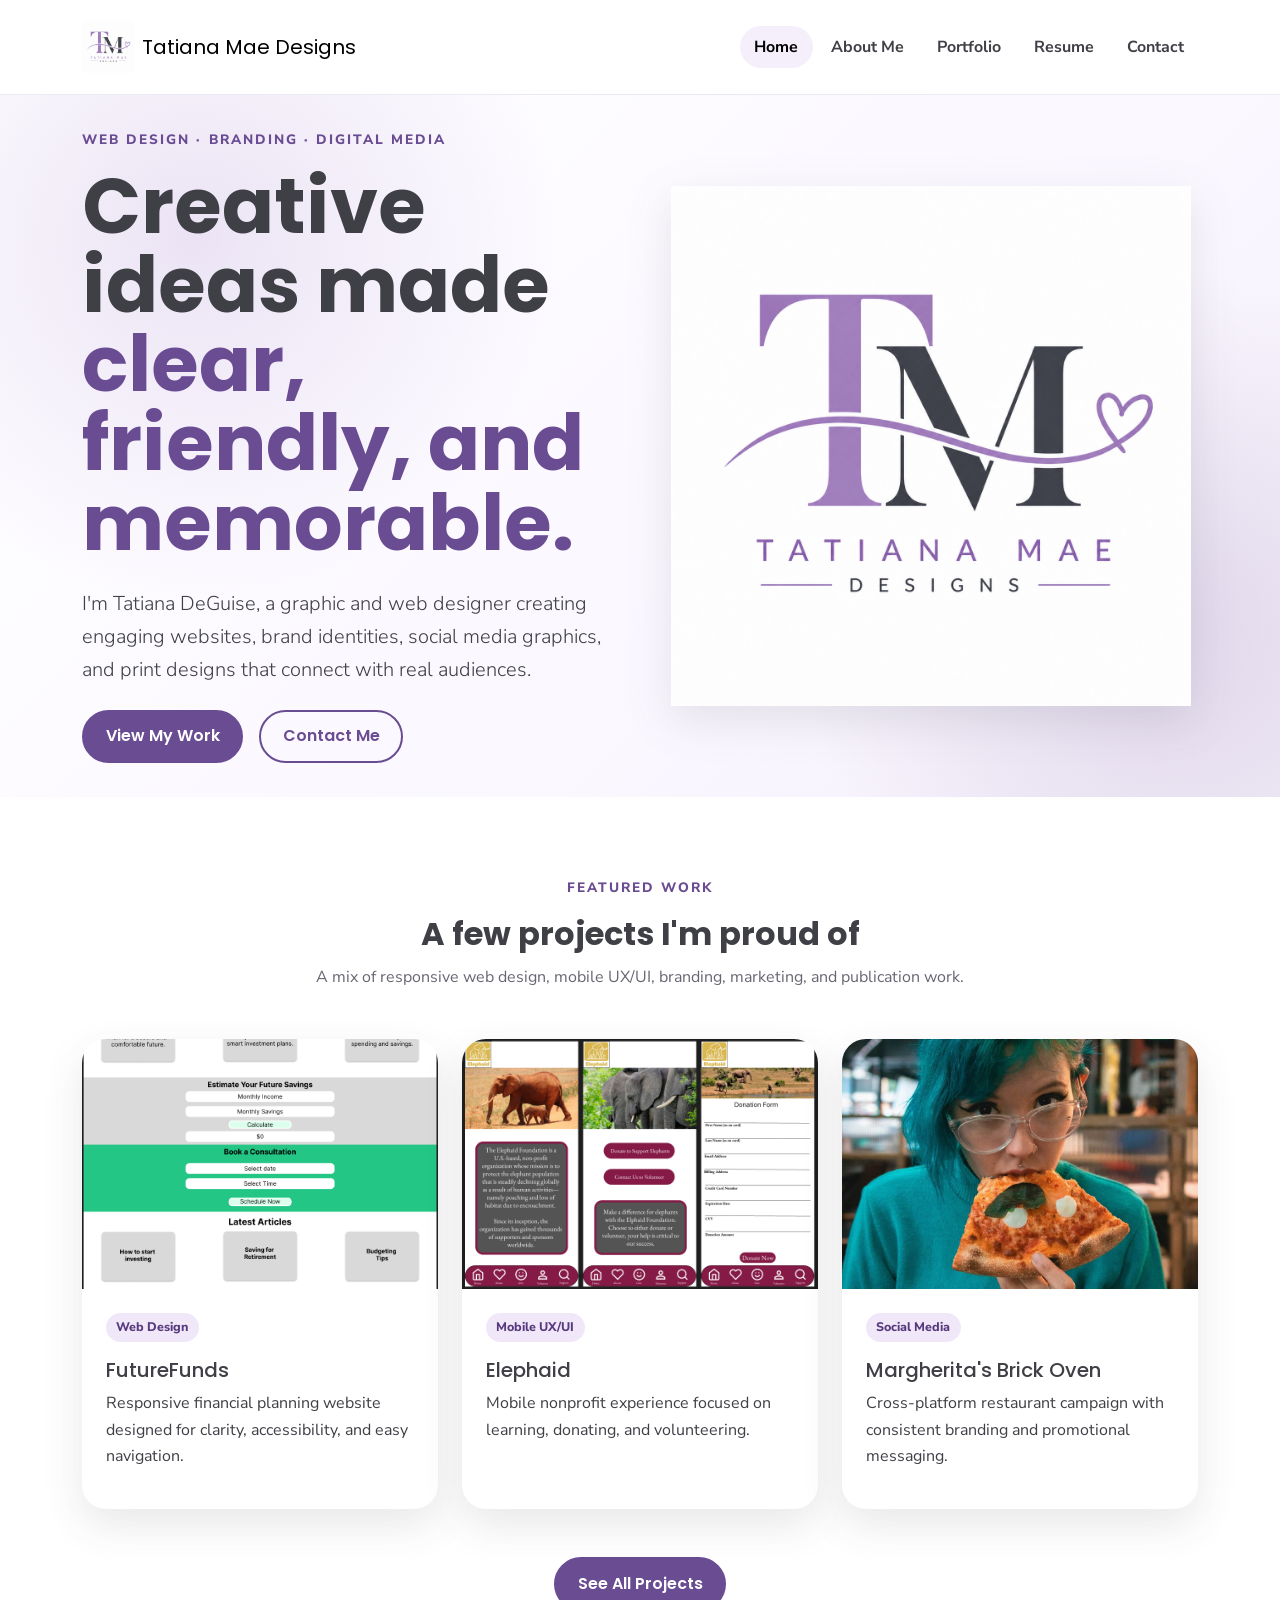
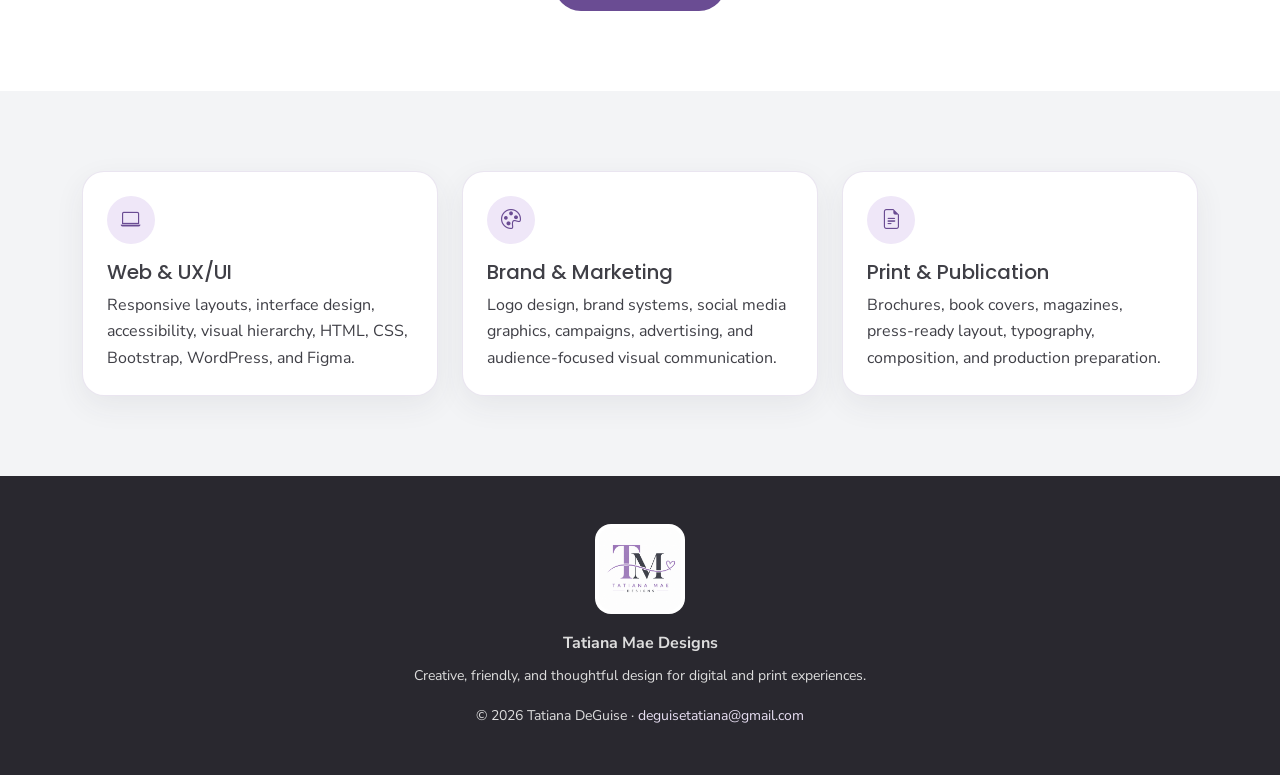
<file: index.html>
<!doctype html>
<html lang="en">
<head>
<meta charset="utf-8"><meta name="viewport" content="width=device-width, initial-scale=1">
<title>Home | Tatiana Mae Designs</title>
<meta name="description" content="Tatiana DeGuise graphic and web design portfolio.">
<link href="https://cdn.jsdelivr.net/npm/bootstrap@5.3.3/dist/css/bootstrap.min.css" rel="stylesheet">
<link rel="stylesheet" href="https://cdn.jsdelivr.net/npm/bootstrap-icons@1.11.3/font/bootstrap-icons.min.css">
<link rel="stylesheet" href="assets/css/style.css">
</head>
<body data-page="home" class="d-flex flex-column min-vh-100">
<header>
<nav class="navbar navbar-expand-lg sticky-top">
  <div class="container py-2">
    <a class="navbar-brand d-flex align-items-center gap-2" href="index.html">
      <img src="assets/images/tm-logo.png" alt="Tatiana Mae Designs logo">
      <span class="d-none d-sm-inline">Tatiana Mae Designs</span>
    </a>
    <button class="navbar-toggler" type="button" data-bs-toggle="collapse" data-bs-target="#mainNav" aria-controls="mainNav" aria-expanded="false" aria-label="Toggle navigation"><span class="navbar-toggler-icon"></span></button>
    <div class="collapse navbar-collapse" id="mainNav">
      <ul class="navbar-nav ms-auto align-items-lg-center gap-lg-1">
        <li class="nav-item"><a class="nav-link" data-nav="home" href="index.html">Home</a></li>
        <li class="nav-item"><a class="nav-link" data-nav="about" href="about.html">About Me</a></li>
        <li class="nav-item"><a class="nav-link" data-nav="portfolio" href="portfolio.html">Portfolio</a></li>
        <li class="nav-item"><a class="nav-link" data-nav="resume" href="resume.html">Resume</a></li>
        <li class="nav-item"><a class="nav-link" data-nav="contact" href="contact.html">Contact</a></li>
      </ul>
    </div>
  </div>
</nav>
</header>

<main class="flex-grow-1">
<section class="hero">
<div class="container"><div class="row align-items-center g-5">
<div class="col-lg-6">
<p class="eyebrow">Web Design · Branding · Digital Media</p>
<h1 class="display-title mb-4">Creative ideas made <span class="text-purple">clear, friendly, and memorable.</span></h1>
<p class="lead mb-4">I'm Tatiana DeGuise, a graphic and web designer creating engaging websites, brand identities, social media graphics, and print designs that connect with real audiences.</p>
<div class="d-flex flex-wrap gap-3 justify-content-center justify-content-lg-start"><a class="btn btn-brand" href="portfolio.html">View My Work</a><a class="btn btn-outline-brand" href="contact.html">Contact Me</a></div>
</div>
<div class="col-lg-6 text-center"><img src="assets/images/tm-logo.png" class="hero-logo" alt="Tatiana Mae Designs TM logo"></div>
</div></div></section>
<section class="section"><div class="container">
<div class="text-center mb-5"><p class="eyebrow">Featured Work</p><h2 class="section-title">A few projects I'm proud of</h2><p class="section-intro">A mix of responsive web design, mobile UX/UI, branding, marketing, and publication work.</p></div>
<div class="row g-4">
<div class="col-md-4"><article class="project-card"><img class="project-image" src="assets/images/futurefunds-desktop.png" alt="FutureFunds responsive website"><div class="p-4"><span class="project-tag">Web Design</span><h3 class="h5 mt-3">FutureFunds</h3><p>Responsive financial planning website designed for clarity, accessibility, and easy navigation.</p></div></article></div>
<div class="col-md-4"><article class="project-card"><img class="project-image" src="assets/images/elephaid-app.png" alt="Elephaid mobile application"><div class="p-4"><span class="project-tag">Mobile UX/UI</span><h3 class="h5 mt-3">Elephaid</h3><p>Mobile nonprofit experience focused on learning, donating, and volunteering.</p></div></article></div>
<div class="col-md-4"><article class="project-card"><img class="project-image" src="assets/images/margheritas-instagram.jpg" alt="Margherita's Brick Oven campaign"><div class="p-4"><span class="project-tag">Social Media</span><h3 class="h5 mt-3">Margherita's Brick Oven</h3><p>Cross-platform restaurant campaign with consistent branding and promotional messaging.</p></div></article></div>
</div><div class="text-center mt-5"><a class="btn btn-brand" href="portfolio.html">See All Projects</a></div>
</div></section>
<section class="section section-soft"><div class="container"><div class="row g-4">
<div class="col-md-4"><div class="skill-card"><div class="icon-bubble mb-3"><i class="bi bi-laptop"></i></div><h3 class="h5">Web & UX/UI</h3><p class="mb-0">Responsive layouts, interface design, accessibility, visual hierarchy, HTML, CSS, Bootstrap, WordPress, and Figma.</p></div></div>
<div class="col-md-4"><div class="skill-card"><div class="icon-bubble mb-3"><i class="bi bi-palette"></i></div><h3 class="h5">Brand & Marketing</h3><p class="mb-0">Logo design, brand systems, social media graphics, campaigns, advertising, and audience-focused visual communication.</p></div></div>
<div class="col-md-4"><div class="skill-card"><div class="icon-bubble mb-3"><i class="bi bi-file-earmark-text"></i></div><h3 class="h5">Print & Publication</h3><p class="mb-0">Brochures, book covers, magazines, press-ready layout, typography, composition, and production preparation.</p></div></div>
</div></div></section>
</main>
<footer class="py-5 mt-auto">
  <div class="container text-center">
    <img src="assets/images/tm-logo.png" alt="Tatiana Mae Designs" style="width:90px" class="mb-3 bg-white rounded-4 p-1">
    <p class="mb-2 fw-bold">Tatiana Mae Designs</p>
    <p class="small mb-3">Creative, friendly, and thoughtful design for digital and print experiences.</p>
    <p class="small mb-0">© 2026 Tatiana DeGuise · <a href="mailto:deguisetatiana@gmail.com">deguisetatiana@gmail.com</a></p>
  </div>
</footer>

<script src="https://cdn.jsdelivr.net/npm/bootstrap@5.3.3/dist/js/bootstrap.bundle.min.js"></script>
<script src="assets/js/site.js"></script>
</body></html>
</file>
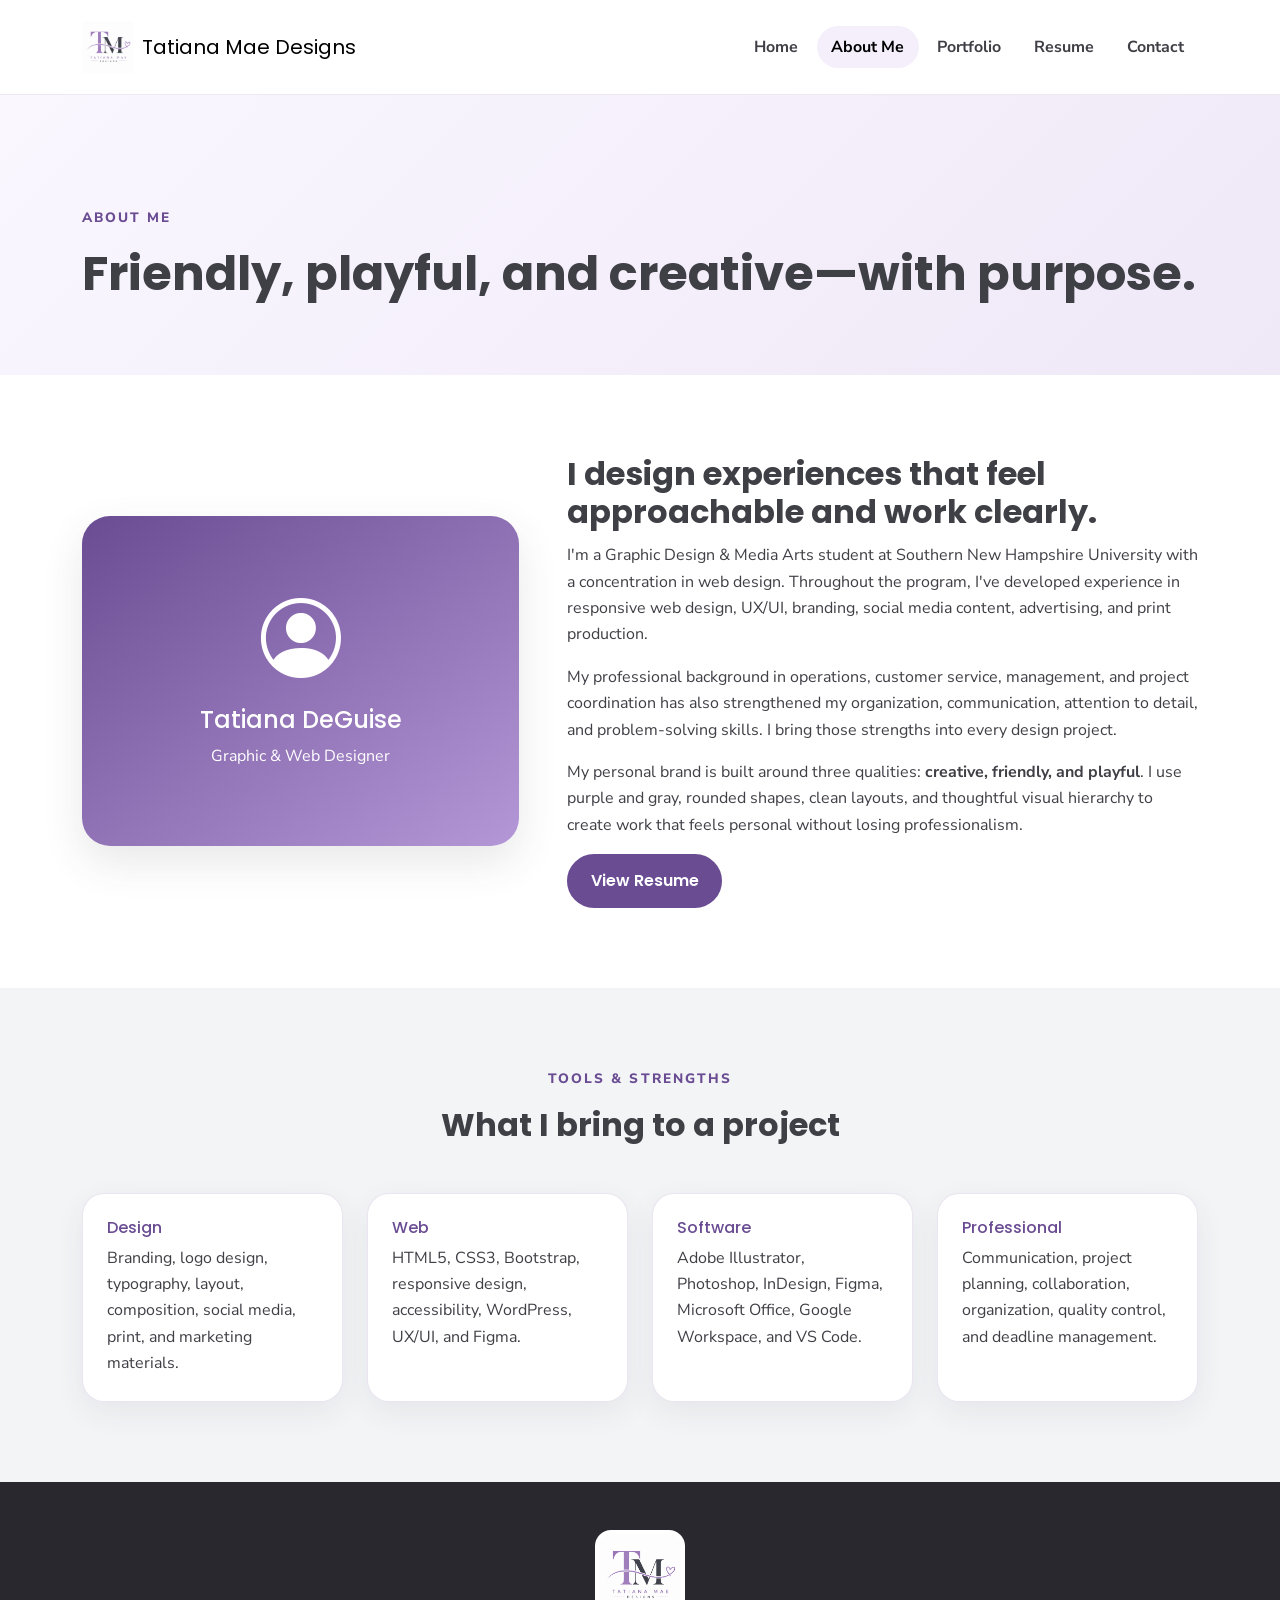
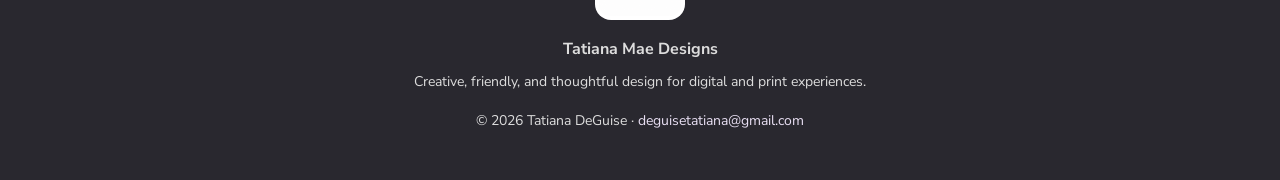
<file: about.html>
<!doctype html>
<html lang="en">
<head>
<meta charset="utf-8"><meta name="viewport" content="width=device-width, initial-scale=1">
<title>About Me | Tatiana Mae Designs</title>
<meta name="description" content="Tatiana DeGuise graphic and web design portfolio.">
<link href="https://cdn.jsdelivr.net/npm/bootstrap@5.3.3/dist/css/bootstrap.min.css" rel="stylesheet">
<link rel="stylesheet" href="https://cdn.jsdelivr.net/npm/bootstrap-icons@1.11.3/font/bootstrap-icons.min.css">
<link rel="stylesheet" href="assets/css/style.css">
</head>
<body data-page="about" class="d-flex flex-column min-vh-100">
<header>
<nav class="navbar navbar-expand-lg sticky-top">
  <div class="container py-2">
    <a class="navbar-brand d-flex align-items-center gap-2" href="index.html">
      <img src="assets/images/tm-logo.png" alt="Tatiana Mae Designs logo">
      <span class="d-none d-sm-inline">Tatiana Mae Designs</span>
    </a>
    <button class="navbar-toggler" type="button" data-bs-toggle="collapse" data-bs-target="#mainNav" aria-controls="mainNav" aria-expanded="false" aria-label="Toggle navigation"><span class="navbar-toggler-icon"></span></button>
    <div class="collapse navbar-collapse" id="mainNav">
      <ul class="navbar-nav ms-auto align-items-lg-center gap-lg-1">
        <li class="nav-item"><a class="nav-link" data-nav="home" href="index.html">Home</a></li>
        <li class="nav-item"><a class="nav-link" data-nav="about" href="about.html">About Me</a></li>
        <li class="nav-item"><a class="nav-link" data-nav="portfolio" href="portfolio.html">Portfolio</a></li>
        <li class="nav-item"><a class="nav-link" data-nav="resume" href="resume.html">Resume</a></li>
        <li class="nav-item"><a class="nav-link" data-nav="contact" href="contact.html">Contact</a></li>
      </ul>
    </div>
  </div>
</nav>
</header>

<main class="flex-grow-1">
<section class="page-hero"><div class="container"><p class="eyebrow">About Me</p><h1 class="display-5 fw-bold">Friendly, playful, and creative—with purpose.</h1></div></section>
<section class="section"><div class="container"><div class="row g-5 align-items-center">
<div class="col-lg-5"><div class="profile-placeholder"><div><i class="bi bi-person-circle display-1"></i><h2 class="h4 mt-3">Tatiana DeGuise</h2><p class="mb-0">Graphic & Web Designer</p></div></div></div>
<div class="col-lg-7"><h2 class="section-title">I design experiences that feel approachable and work clearly.</h2><p>I'm a Graphic Design & Media Arts student at Southern New Hampshire University with a concentration in web design. Throughout the program, I've developed experience in responsive web design, UX/UI, branding, social media content, advertising, and print production.</p><p>My professional background in operations, customer service, management, and project coordination has also strengthened my organization, communication, attention to detail, and problem-solving skills. I bring those strengths into every design project.</p><p>My personal brand is built around three qualities: <strong>creative, friendly, and playful</strong>. I use purple and gray, rounded shapes, clean layouts, and thoughtful visual hierarchy to create work that feels personal without losing professionalism.</p><a class="btn btn-brand" href="resume.html">View Resume</a></div>
</div></div></section>
<section class="section section-soft"><div class="container"><div class="text-center mb-5"><p class="eyebrow">Tools & Strengths</p><h2 class="section-title">What I bring to a project</h2></div><div class="row g-4">
<div class="col-md-6 col-lg-3"><div class="info-card"><h3 class="h6 text-purple">Design</h3><p class="mb-0">Branding, logo design, typography, layout, composition, social media, print, and marketing materials.</p></div></div>
<div class="col-md-6 col-lg-3"><div class="info-card"><h3 class="h6 text-purple">Web</h3><p class="mb-0">HTML5, CSS3, Bootstrap, responsive design, accessibility, WordPress, UX/UI, and Figma.</p></div></div>
<div class="col-md-6 col-lg-3"><div class="info-card"><h3 class="h6 text-purple">Software</h3><p class="mb-0">Adobe Illustrator, Photoshop, InDesign, Figma, Microsoft Office, Google Workspace, and VS Code.</p></div></div>
<div class="col-md-6 col-lg-3"><div class="info-card"><h3 class="h6 text-purple">Professional</h3><p class="mb-0">Communication, project planning, collaboration, organization, quality control, and deadline management.</p></div></div>
</div></div></section>
</main>
<footer class="py-5 mt-auto">
  <div class="container text-center">
    <img src="assets/images/tm-logo.png" alt="Tatiana Mae Designs" style="width:90px" class="mb-3 bg-white rounded-4 p-1">
    <p class="mb-2 fw-bold">Tatiana Mae Designs</p>
    <p class="small mb-3">Creative, friendly, and thoughtful design for digital and print experiences.</p>
    <p class="small mb-0">© 2026 Tatiana DeGuise · <a href="mailto:deguisetatiana@gmail.com">deguisetatiana@gmail.com</a></p>
  </div>
</footer>

<script src="https://cdn.jsdelivr.net/npm/bootstrap@5.3.3/dist/js/bootstrap.bundle.min.js"></script>
<script src="assets/js/site.js"></script>
</body></html>
</file>
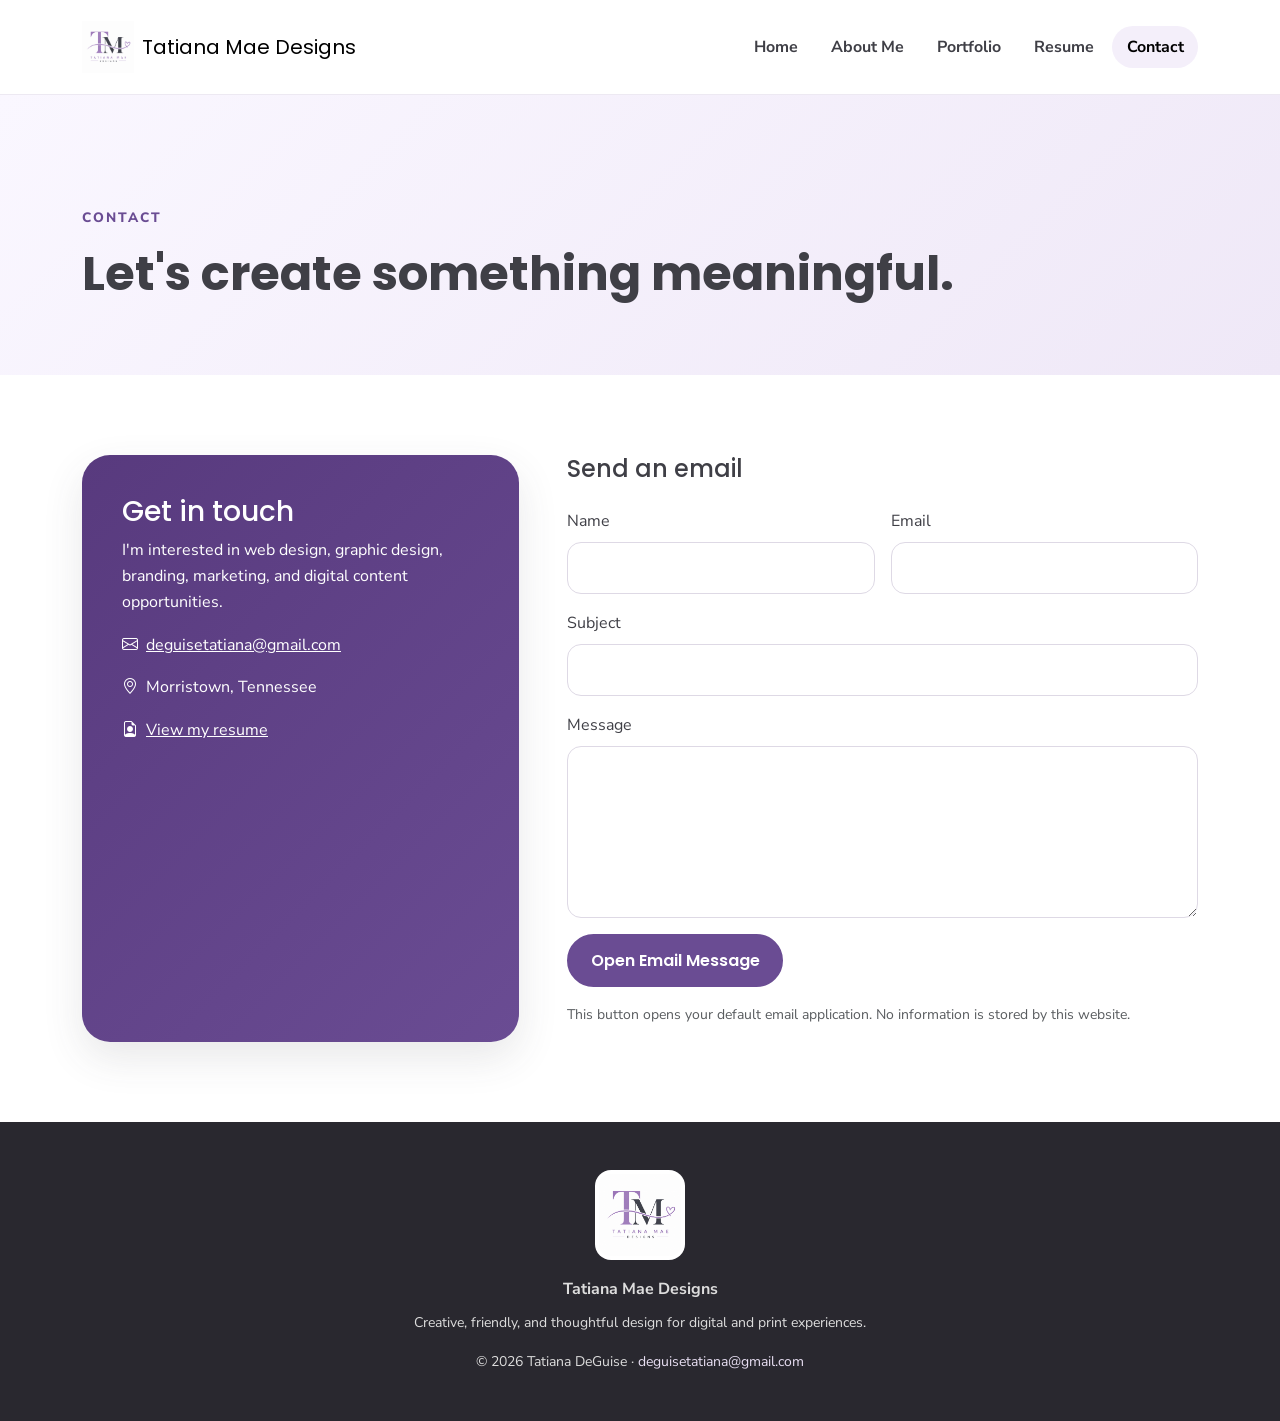
<file: contact.html>
<!doctype html>
<html lang="en">
<head>
<meta charset="utf-8"><meta name="viewport" content="width=device-width, initial-scale=1">
<title>Contact | Tatiana Mae Designs</title>
<meta name="description" content="Tatiana DeGuise graphic and web design portfolio.">
<link href="https://cdn.jsdelivr.net/npm/bootstrap@5.3.3/dist/css/bootstrap.min.css" rel="stylesheet">
<link rel="stylesheet" href="https://cdn.jsdelivr.net/npm/bootstrap-icons@1.11.3/font/bootstrap-icons.min.css">
<link rel="stylesheet" href="assets/css/style.css">
</head>
<body data-page="contact" class="d-flex flex-column min-vh-100">
<header>
<nav class="navbar navbar-expand-lg sticky-top">
  <div class="container py-2">
    <a class="navbar-brand d-flex align-items-center gap-2" href="index.html">
      <img src="assets/images/tm-logo.png" alt="Tatiana Mae Designs logo">
      <span class="d-none d-sm-inline">Tatiana Mae Designs</span>
    </a>
    <button class="navbar-toggler" type="button" data-bs-toggle="collapse" data-bs-target="#mainNav" aria-controls="mainNav" aria-expanded="false" aria-label="Toggle navigation"><span class="navbar-toggler-icon"></span></button>
    <div class="collapse navbar-collapse" id="mainNav">
      <ul class="navbar-nav ms-auto align-items-lg-center gap-lg-1">
        <li class="nav-item"><a class="nav-link" data-nav="home" href="index.html">Home</a></li>
        <li class="nav-item"><a class="nav-link" data-nav="about" href="about.html">About Me</a></li>
        <li class="nav-item"><a class="nav-link" data-nav="portfolio" href="portfolio.html">Portfolio</a></li>
        <li class="nav-item"><a class="nav-link" data-nav="resume" href="resume.html">Resume</a></li>
        <li class="nav-item"><a class="nav-link" data-nav="contact" href="contact.html">Contact</a></li>
      </ul>
    </div>
  </div>
</nav>
</header>

<main class="flex-grow-1">
<section class="page-hero"><div class="container"><p class="eyebrow">Contact</p><h1 class="display-5 fw-bold">Let's create something meaningful.</h1></div></section>
<section class="section"><div class="container"><div class="row g-5">
<div class="col-lg-5"><div class="contact-panel h-100"><h2 class="h3">Get in touch</h2><p>I'm interested in web design, graphic design, branding, marketing, and digital content opportunities.</p><p><i class="bi bi-envelope me-2"></i><a class="text-white" href="mailto:deguisetatiana@gmail.com">deguisetatiana@gmail.com</a></p><p><i class="bi bi-geo-alt me-2"></i>Morristown, Tennessee</p><p class="mb-0"><i class="bi bi-file-earmark-person me-2"></i><a class="text-white" href="resume.html">View my resume</a></p></div></div>
<div class="col-lg-7"><h2 class="h4 mb-4">Send an email</h2><form action="mailto:deguisetatiana@gmail.com" method="post" enctype="text/plain"><div class="row g-3"><div class="col-md-6"><label class="form-label" for="name">Name</label><input class="form-control" id="name" name="name" required></div><div class="col-md-6"><label class="form-label" for="email">Email</label><input class="form-control" type="email" id="email" name="email" required></div><div class="col-12"><label class="form-label" for="subject">Subject</label><input class="form-control" id="subject" name="subject"></div><div class="col-12"><label class="form-label" for="message">Message</label><textarea class="form-control" id="message" name="message" rows="6" required></textarea></div><div class="col-12"><button class="btn btn-brand" type="submit">Open Email Message</button></div></div></form><p class="small text-body-secondary mt-3">This button opens your default email application. No information is stored by this website.</p></div>
</div></div></section>
</main>
<footer class="py-5 mt-auto">
  <div class="container text-center">
    <img src="assets/images/tm-logo.png" alt="Tatiana Mae Designs" style="width:90px" class="mb-3 bg-white rounded-4 p-1">
    <p class="mb-2 fw-bold">Tatiana Mae Designs</p>
    <p class="small mb-3">Creative, friendly, and thoughtful design for digital and print experiences.</p>
    <p class="small mb-0">© 2026 Tatiana DeGuise · <a href="mailto:deguisetatiana@gmail.com">deguisetatiana@gmail.com</a></p>
  </div>
</footer>

<script src="https://cdn.jsdelivr.net/npm/bootstrap@5.3.3/dist/js/bootstrap.bundle.min.js"></script>
<script src="assets/js/site.js"></script>
</body></html>
</file>
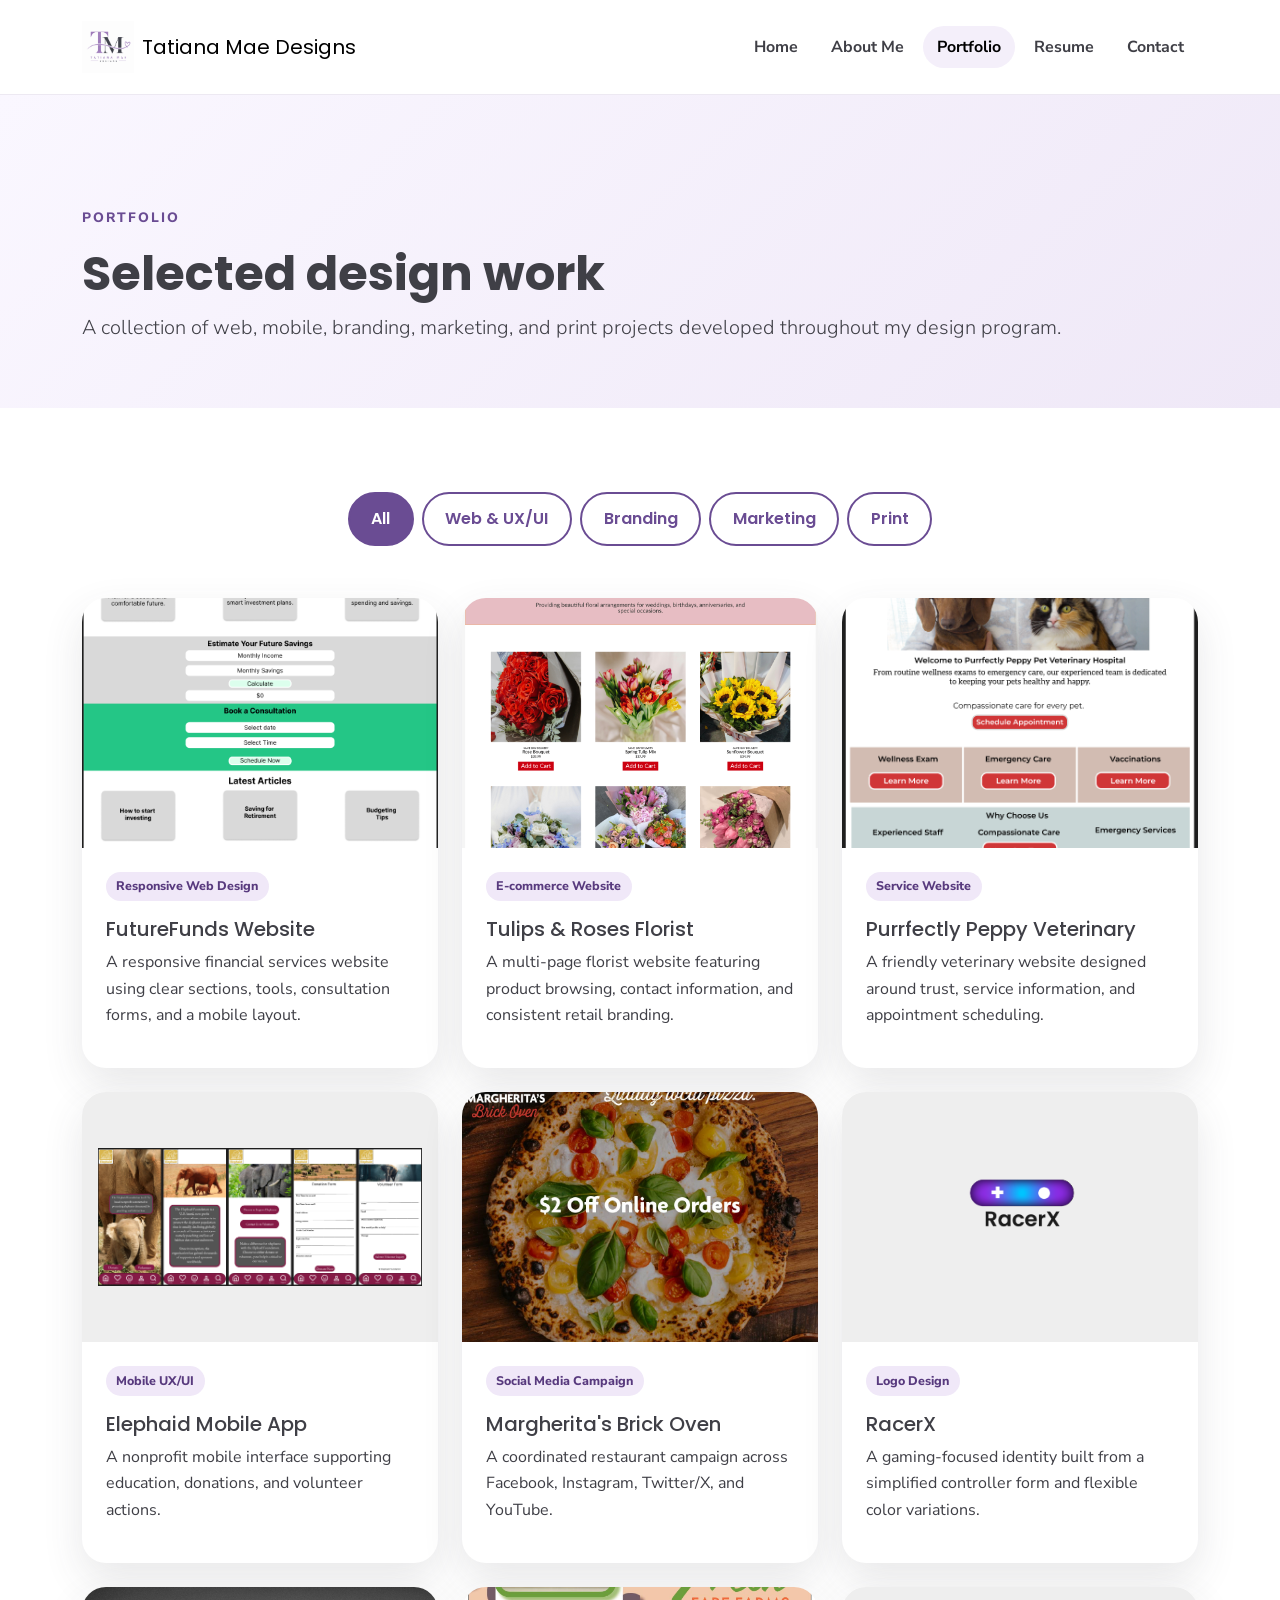
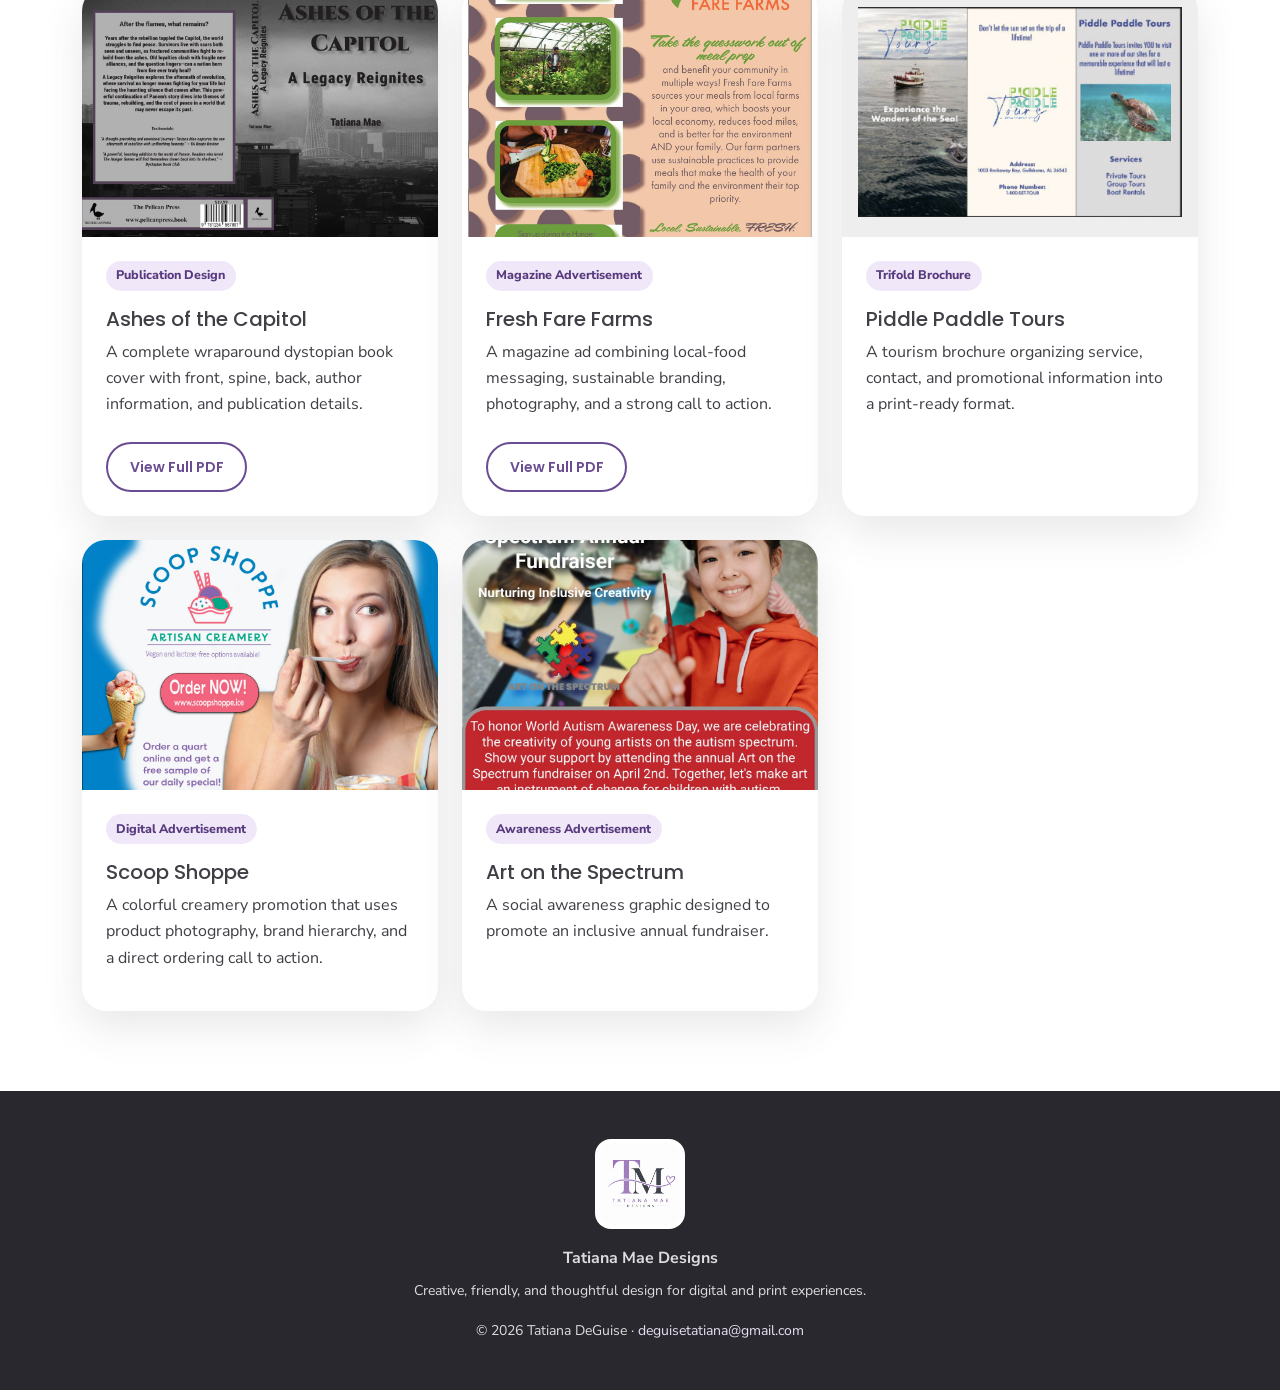
<file: portfolio.html>
<!doctype html>
<html lang="en">
<head>
<meta charset="utf-8"><meta name="viewport" content="width=device-width, initial-scale=1">
<title>Portfolio | Tatiana Mae Designs</title>
<meta name="description" content="Tatiana DeGuise graphic and web design portfolio.">
<link href="https://cdn.jsdelivr.net/npm/bootstrap@5.3.3/dist/css/bootstrap.min.css" rel="stylesheet">
<link rel="stylesheet" href="https://cdn.jsdelivr.net/npm/bootstrap-icons@1.11.3/font/bootstrap-icons.min.css">
<link rel="stylesheet" href="assets/css/style.css">
</head>
<body data-page="portfolio" class="d-flex flex-column min-vh-100">
<header>
<nav class="navbar navbar-expand-lg sticky-top">
  <div class="container py-2">
    <a class="navbar-brand d-flex align-items-center gap-2" href="index.html">
      <img src="assets/images/tm-logo.png" alt="Tatiana Mae Designs logo">
      <span class="d-none d-sm-inline">Tatiana Mae Designs</span>
    </a>
    <button class="navbar-toggler" type="button" data-bs-toggle="collapse" data-bs-target="#mainNav" aria-controls="mainNav" aria-expanded="false" aria-label="Toggle navigation"><span class="navbar-toggler-icon"></span></button>
    <div class="collapse navbar-collapse" id="mainNav">
      <ul class="navbar-nav ms-auto align-items-lg-center gap-lg-1">
        <li class="nav-item"><a class="nav-link" data-nav="home" href="index.html">Home</a></li>
        <li class="nav-item"><a class="nav-link" data-nav="about" href="about.html">About Me</a></li>
        <li class="nav-item"><a class="nav-link" data-nav="portfolio" href="portfolio.html">Portfolio</a></li>
        <li class="nav-item"><a class="nav-link" data-nav="resume" href="resume.html">Resume</a></li>
        <li class="nav-item"><a class="nav-link" data-nav="contact" href="contact.html">Contact</a></li>
      </ul>
    </div>
  </div>
</nav>
</header>

<main class="flex-grow-1">
<section class="page-hero"><div class="container"><p class="eyebrow">Portfolio</p><h1 class="display-5 fw-bold">Selected design work</h1><p class="lead mb-0">A collection of web, mobile, branding, marketing, and print projects developed throughout my design program.</p></div></section>
<section class="section"><div class="container"><div class="portfolio-filter text-center mb-5">
<button class="btn btn-brand" data-filter="all">All</button><button class="btn btn-outline-brand" data-filter="web">Web & UX/UI</button><button class="btn btn-outline-brand" data-filter="branding">Branding</button><button class="btn btn-outline-brand" data-filter="marketing">Marketing</button><button class="btn btn-outline-brand" data-filter="print">Print</button>
</div><div class="row g-4"><div class="col-md-6 col-lg-4 project-item" data-category="web"><article class="project-card"><img class="project-image " src="assets/images/futurefunds-desktop.png" alt="FutureFunds Website"><div class="p-4"><span class="project-tag">Responsive Web Design</span><h2 class="h5 mt-3">FutureFunds Website</h2><p>A responsive financial services website using clear sections, tools, consultation forms, and a mobile layout.</p></div></article></div><div class="col-md-6 col-lg-4 project-item" data-category="web"><article class="project-card"><img class="project-image " src="assets/images/tulips-home.png" alt="Tulips & Roses Florist"><div class="p-4"><span class="project-tag">E-commerce Website</span><h2 class="h5 mt-3">Tulips & Roses Florist</h2><p>A multi-page florist website featuring product browsing, contact information, and consistent retail branding.</p></div></article></div><div class="col-md-6 col-lg-4 project-item" data-category="web"><article class="project-card"><img class="project-image " src="assets/images/purrfectly-home.png" alt="Purrfectly Peppy Veterinary"><div class="p-4"><span class="project-tag">Service Website</span><h2 class="h5 mt-3">Purrfectly Peppy Veterinary</h2><p>A friendly veterinary website designed around trust, service information, and appointment scheduling.</p></div></article></div><div class="col-md-6 col-lg-4 project-item" data-category="web"><article class="project-card"><img class="project-image contain" src="assets/images/elephaid-app.png" alt="Elephaid Mobile App"><div class="p-4"><span class="project-tag">Mobile UX/UI</span><h2 class="h5 mt-3">Elephaid Mobile App</h2><p>A nonprofit mobile interface supporting education, donations, and volunteer actions.</p></div></article></div><div class="col-md-6 col-lg-4 project-item" data-category="marketing"><article class="project-card"><img class="project-image " src="assets/images/margheritas-facebook.jpg" alt="Margherita's Brick Oven"><div class="p-4"><span class="project-tag">Social Media Campaign</span><h2 class="h5 mt-3">Margherita's Brick Oven</h2><p>A coordinated restaurant campaign across Facebook, Instagram, Twitter/X, and YouTube.</p></div></article></div><div class="col-md-6 col-lg-4 project-item" data-category="branding"><article class="project-card"><img class="project-image contain" src="assets/images/racerx-logo.png" alt="RacerX"><div class="p-4"><span class="project-tag">Logo Design</span><h2 class="h5 mt-3">RacerX</h2><p>A gaming-focused identity built from a simplified controller form and flexible color variations.</p></div></article></div><div class="col-md-6 col-lg-4 project-item" data-category="print"><article class="project-card"><img class="project-image " src="assets/images/ashes-book-cover.jpg" alt="Ashes of the Capitol"><div class="p-4"><span class="project-tag">Publication Design</span><h2 class="h5 mt-3">Ashes of the Capitol</h2><p>A complete wraparound dystopian book cover with front, spine, back, author information, and publication details.</p><a class="btn btn-sm btn-outline-brand mt-2" target="_blank" href="assets/files/ashes-of-the-capitol.pdf">View Full PDF</a></div></article></div><div class="col-md-6 col-lg-4 project-item" data-category="print"><article class="project-card"><img class="project-image " src="assets/images/fresh-fare.jpg" alt="Fresh Fare Farms"><div class="p-4"><span class="project-tag">Magazine Advertisement</span><h2 class="h5 mt-3">Fresh Fare Farms</h2><p>A magazine ad combining local-food messaging, sustainable branding, photography, and a strong call to action.</p><a class="btn btn-sm btn-outline-brand mt-2" target="_blank" href="assets/files/fresh-fare-magazine.pdf">View Full PDF</a></div></article></div><div class="col-md-6 col-lg-4 project-item" data-category="print"><article class="project-card"><img class="project-image contain" src="assets/images/piddle-paddle.png" alt="Piddle Paddle Tours"><div class="p-4"><span class="project-tag">Trifold Brochure</span><h2 class="h5 mt-3">Piddle Paddle Tours</h2><p>A tourism brochure organizing service, contact, and promotional information into a print-ready format.</p></div></article></div><div class="col-md-6 col-lg-4 project-item" data-category="marketing"><article class="project-card"><img class="project-image " src="assets/images/scoop-shoppe.jpg" alt="Scoop Shoppe"><div class="p-4"><span class="project-tag">Digital Advertisement</span><h2 class="h5 mt-3">Scoop Shoppe</h2><p>A colorful creamery promotion that uses product photography, brand hierarchy, and a direct ordering call to action.</p></div></article></div><div class="col-md-6 col-lg-4 project-item" data-category="marketing"><article class="project-card"><img class="project-image " src="assets/images/autism-campaign.jpg" alt="Art on the Spectrum"><div class="p-4"><span class="project-tag">Awareness Advertisement</span><h2 class="h5 mt-3">Art on the Spectrum</h2><p>A social awareness graphic designed to promote an inclusive annual fundraiser.</p></div></article></div></div></div></section>
</main>
<footer class="py-5 mt-auto">
  <div class="container text-center">
    <img src="assets/images/tm-logo.png" alt="Tatiana Mae Designs" style="width:90px" class="mb-3 bg-white rounded-4 p-1">
    <p class="mb-2 fw-bold">Tatiana Mae Designs</p>
    <p class="small mb-3">Creative, friendly, and thoughtful design for digital and print experiences.</p>
    <p class="small mb-0">© 2026 Tatiana DeGuise · <a href="mailto:deguisetatiana@gmail.com">deguisetatiana@gmail.com</a></p>
  </div>
</footer>

<script src="https://cdn.jsdelivr.net/npm/bootstrap@5.3.3/dist/js/bootstrap.bundle.min.js"></script>
<script src="assets/js/site.js"></script>
</body></html>
</file>
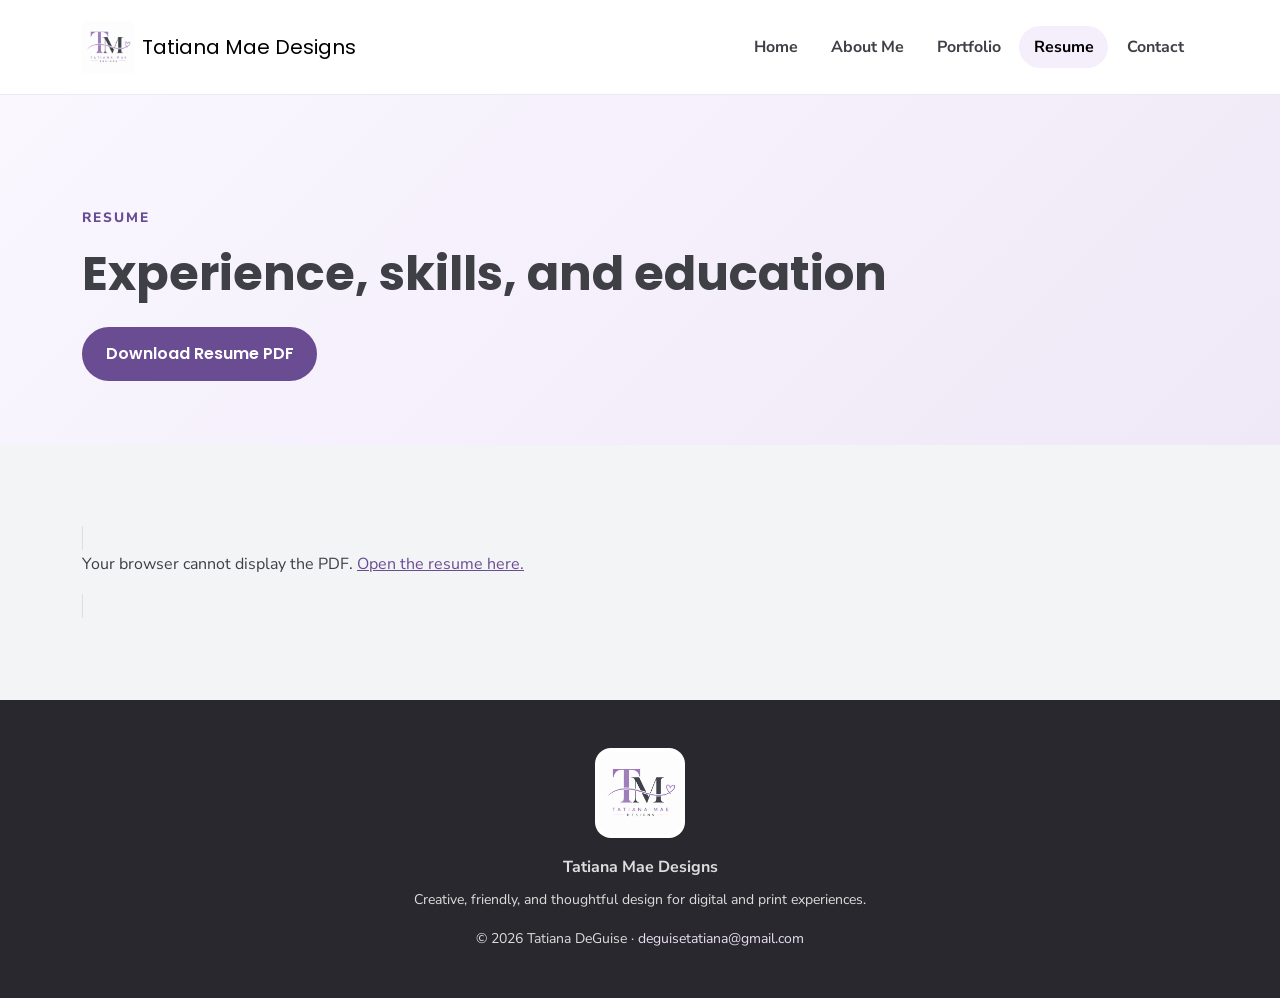
<file: resume.html>
<!doctype html>
<html lang="en">
<head>
<meta charset="utf-8"><meta name="viewport" content="width=device-width, initial-scale=1">
<title>Resume | Tatiana Mae Designs</title>
<meta name="description" content="Tatiana DeGuise graphic and web design portfolio.">
<link href="https://cdn.jsdelivr.net/npm/bootstrap@5.3.3/dist/css/bootstrap.min.css" rel="stylesheet">
<link rel="stylesheet" href="https://cdn.jsdelivr.net/npm/bootstrap-icons@1.11.3/font/bootstrap-icons.min.css">
<link rel="stylesheet" href="assets/css/style.css">
</head>
<body data-page="resume" class="d-flex flex-column min-vh-100">
<header>
<nav class="navbar navbar-expand-lg sticky-top">
  <div class="container py-2">
    <a class="navbar-brand d-flex align-items-center gap-2" href="index.html">
      <img src="assets/images/tm-logo.png" alt="Tatiana Mae Designs logo">
      <span class="d-none d-sm-inline">Tatiana Mae Designs</span>
    </a>
    <button class="navbar-toggler" type="button" data-bs-toggle="collapse" data-bs-target="#mainNav" aria-controls="mainNav" aria-expanded="false" aria-label="Toggle navigation"><span class="navbar-toggler-icon"></span></button>
    <div class="collapse navbar-collapse" id="mainNav">
      <ul class="navbar-nav ms-auto align-items-lg-center gap-lg-1">
        <li class="nav-item"><a class="nav-link" data-nav="home" href="index.html">Home</a></li>
        <li class="nav-item"><a class="nav-link" data-nav="about" href="about.html">About Me</a></li>
        <li class="nav-item"><a class="nav-link" data-nav="portfolio" href="portfolio.html">Portfolio</a></li>
        <li class="nav-item"><a class="nav-link" data-nav="resume" href="resume.html">Resume</a></li>
        <li class="nav-item"><a class="nav-link" data-nav="contact" href="contact.html">Contact</a></li>
      </ul>
    </div>
  </div>
</nav>
</header>

<main class="flex-grow-1">
<section class="page-hero"><div class="container"><p class="eyebrow">Resume</p><h1 class="display-5 fw-bold">Experience, skills, and education</h1><div class="mt-4"><a class="btn btn-brand" href="assets/files/tatiana-deguise-resume.pdf" download>Download Resume PDF</a></div></div></section>
<section class="section section-soft"><div class="container"><object class="resume-frame" data="assets/files/tatiana-deguise-resume.pdf" type="application/pdf"><p>Your browser cannot display the PDF. <a href="assets/files/tatiana-deguise-resume.pdf">Open the resume here.</a></p></object></div></section>
</main>
<footer class="py-5 mt-auto">
  <div class="container text-center">
    <img src="assets/images/tm-logo.png" alt="Tatiana Mae Designs" style="width:90px" class="mb-3 bg-white rounded-4 p-1">
    <p class="mb-2 fw-bold">Tatiana Mae Designs</p>
    <p class="small mb-3">Creative, friendly, and thoughtful design for digital and print experiences.</p>
    <p class="small mb-0">© 2026 Tatiana DeGuise · <a href="mailto:deguisetatiana@gmail.com">deguisetatiana@gmail.com</a></p>
  </div>
</footer>

<script src="https://cdn.jsdelivr.net/npm/bootstrap@5.3.3/dist/js/bootstrap.bundle.min.js"></script>
<script src="assets/js/site.js"></script>
</body></html>
</file>
<file: assets/css/style.css>
@import url('https://fonts.googleapis.com/css2?family=Nunito+Sans:wght@400;600;700&family=Poppins:wght@500;600;700&display=swap');

:root {
  --purple: #6a4c93;
  --purple-dark: #583a7e;
  --lavender: #b497d6;
  --charcoal: #3f3f46;
  --light-gray: #f3f4f6;
  --white: #ffffff;
  --shadow: 0 16px 40px rgba(63, 63, 70, 0.12);
}

* { box-sizing: border-box; }
html { scroll-behavior: smooth; }
body {
  margin: 0;
  color: var(--charcoal);
  background: var(--white);
  font-family: 'Nunito Sans', sans-serif;
  line-height: 1.65;
}
h1,h2,h3,h4,h5,h6,.navbar-brand { font-family: 'Poppins', sans-serif; }
a { color: var(--purple); }
a:hover { color: var(--purple-dark); }

.navbar {
  background: rgba(255,255,255,.96);
  border-bottom: 1px solid rgba(106,76,147,.12);
  backdrop-filter: blur(10px);
}
.navbar-brand img { width: 52px; height: 52px; object-fit: contain; }
.nav-link { font-weight: 700; color: var(--charcoal); border-radius: 999px; padding: .5rem .9rem !important; }
.nav-link:hover,.nav-link.active { color: var(--purple); background: #f4effa; }

.hero {
  min-height: 78vh;
  display: grid;
  align-items: center;
  background:
    radial-gradient(circle at 15% 20%, rgba(180,151,214,.25), transparent 30%),
    radial-gradient(circle at 90% 75%, rgba(106,76,147,.16), transparent 28%),
    linear-gradient(135deg,#fff 0%,#faf7ff 65%,#f3eef9 100%);
}
.hero-logo { max-width: 520px; width: 100%; filter: drop-shadow(0 14px 22px rgba(63,63,70,.12)); }
.eyebrow { color: var(--purple); text-transform: uppercase; letter-spacing: .15em; font-weight: 800; font-size: .85rem; }
.display-title { font-size: clamp(2.4rem, 6vw, 5.6rem); line-height: 1.03; font-weight: 700; }
.text-purple { color: var(--purple); }

.btn-brand,.btn-outline-brand {
  border-radius: 999px;
  padding: .8rem 1.35rem;
  font-family: 'Poppins', sans-serif;
  font-weight: 600;
  transition: .25s ease;
}
.btn-brand { background: var(--purple); color: white; border: 2px solid var(--purple); }
.btn-brand:hover { background: var(--purple-dark); color: white; border-color: var(--purple-dark); transform: translateY(-2px); }
.btn-outline-brand { background: transparent; color: var(--purple); border: 2px solid var(--purple); }
.btn-outline-brand:hover { background: var(--purple); color: white; transform: translateY(-2px); }

.section { padding: 5rem 0; }
.section-soft { background: var(--light-gray); }
.section-title { font-weight: 700; margin-bottom: .65rem; }
.section-intro { max-width: 720px; margin-inline: auto; color: #676773; }

.project-card {
  height: 100%;
  border: 0;
  border-radius: 24px;
  overflow: hidden;
  background: #fff;
  box-shadow: var(--shadow);
  transition: transform .28s ease, box-shadow .28s ease;
}
.project-card:hover { transform: translateY(-7px); box-shadow: 0 22px 52px rgba(63,63,70,.18); }
.project-card .project-image { width: 100%; height: 250px; object-fit: cover; background: #eee; }
.project-card .project-image.contain { object-fit: contain; padding: 1rem; }
.project-tag { display:inline-block; background:#f0e8f8; color:var(--purple-dark); border-radius:999px; padding:.28rem .65rem; font-size:.78rem; font-weight:800; }

.skill-card,.info-card {
  height: 100%;
  border: 1px solid rgba(106,76,147,.14);
  border-radius: 22px;
  padding: 1.5rem;
  background: white;
  box-shadow: 0 10px 30px rgba(63,63,70,.07);
}
.icon-bubble { width: 48px; height:48px; display:grid; place-items:center; border-radius:50%; background:#efe7f8; color:var(--purple); font-size:1.25rem; }

.page-hero { padding: 7rem 0 4rem; background: linear-gradient(135deg,#faf7ff,#efe8f7); }
.profile-placeholder { border-radius: 28px; background: linear-gradient(145deg,var(--purple),var(--lavender)); color:white; min-height:330px; display:grid; place-items:center; text-align:center; padding:2rem; box-shadow:var(--shadow); }

.portfolio-filter .btn { margin: .25rem; }
.project-item.is-hidden { display:none; }

.contact-panel { border-radius:28px; background:linear-gradient(135deg,var(--purple-dark),var(--purple)); color:white; padding:2.5rem; box-shadow:var(--shadow); }
.form-control { border-radius:14px; padding:.8rem 1rem; border-color:#ded9e5; }
.form-control:focus { border-color:var(--lavender); box-shadow:0 0 0 .2rem rgba(180,151,214,.25); }

footer { background:#29282f; color:#ddd; }
footer a { color:#e8dff3; text-decoration:none; }
footer a:hover { color:white; }

.resume-frame { width:100%; min-height:850px; border:1px solid #ddd; border-radius:18px; background:white; }

@media (max-width: 991px) {
  .hero { text-align:center; padding:4rem 0; }
  .hero-logo { max-width:360px; margin-top:2rem; }
}
@media (max-width: 576px) {
  .section { padding:3.5rem 0; }
  .project-card .project-image { height:210px; }
  .resume-frame { min-height:620px; }
}
</file>
